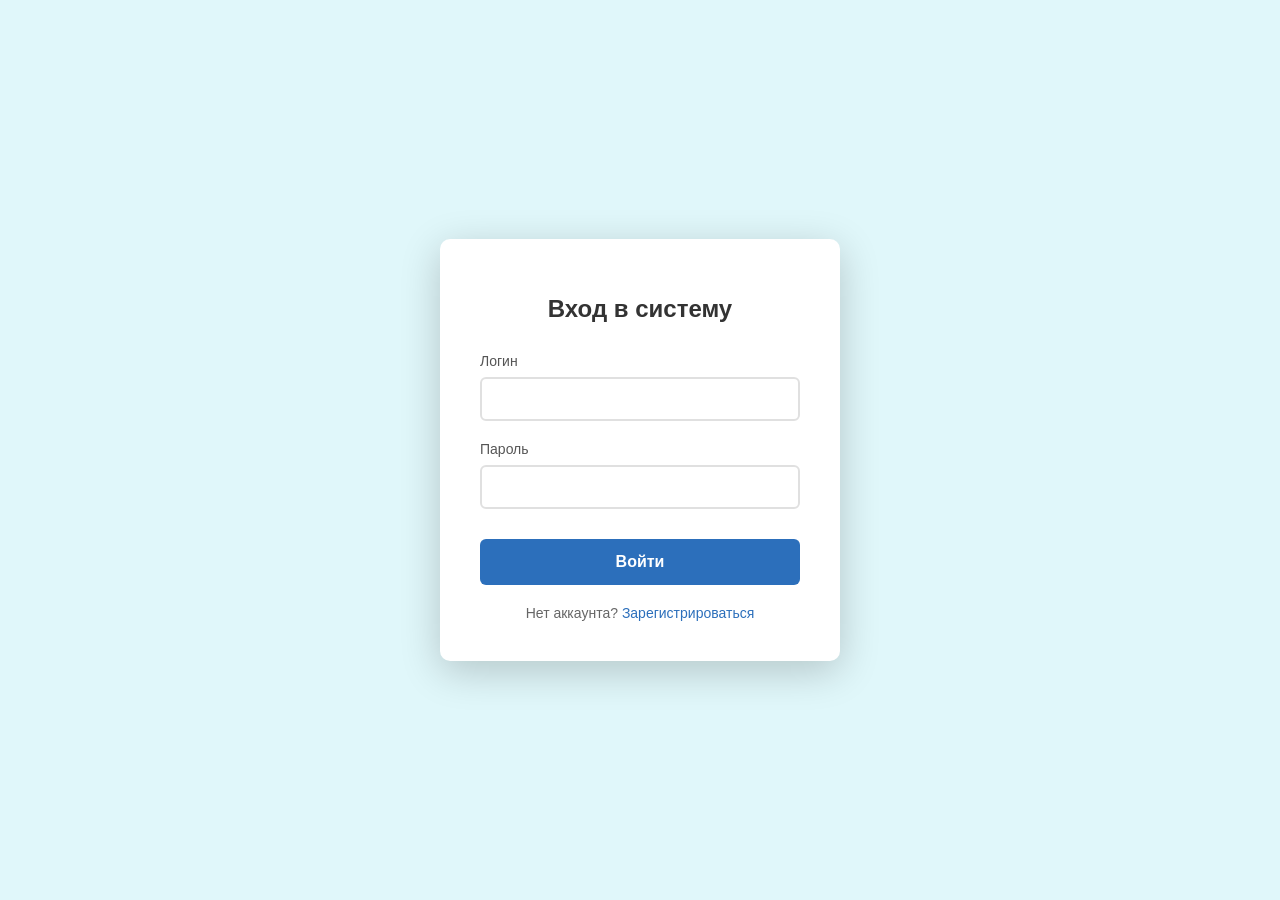
<file: FrontendApp/wwwroot/login.html>
﻿<!DOCTYPE html>
<html lang="ru">
<head>
    <meta charset="UTF-8">
    <meta name="viewport" content="width=device-width, initial-scale=1.0">
    <title>Вход в систему ЭКГ</title>
    <link rel="stylesheet" href="css/auth.css">
</head>
<body>
    <div class="login-container">
        <div class="login-card">
            <h1> Вход в систему</h1>

            <form id="loginForm">
                <div class="input-group">
                    <label for="login">Логин</label>
                    <input type="text" id="login" name="login" required>
                </div>

                <div class="input-group">
                    <label for="password">Пароль</label>
                    <input type="password" id="password" name="password" required>
                </div>

                <button type="submit" class="login-btn">Войти</button>
            </form>

            <div class="register-link">
                Нет аккаунта? <a href="register.html">Зарегистрироваться</a>
            </div>

            <div id="errorMessage" class="error-message"></div>
        </div>
    </div>

    <script src="js/auth.js"></script>
</body>
</html>
</file>
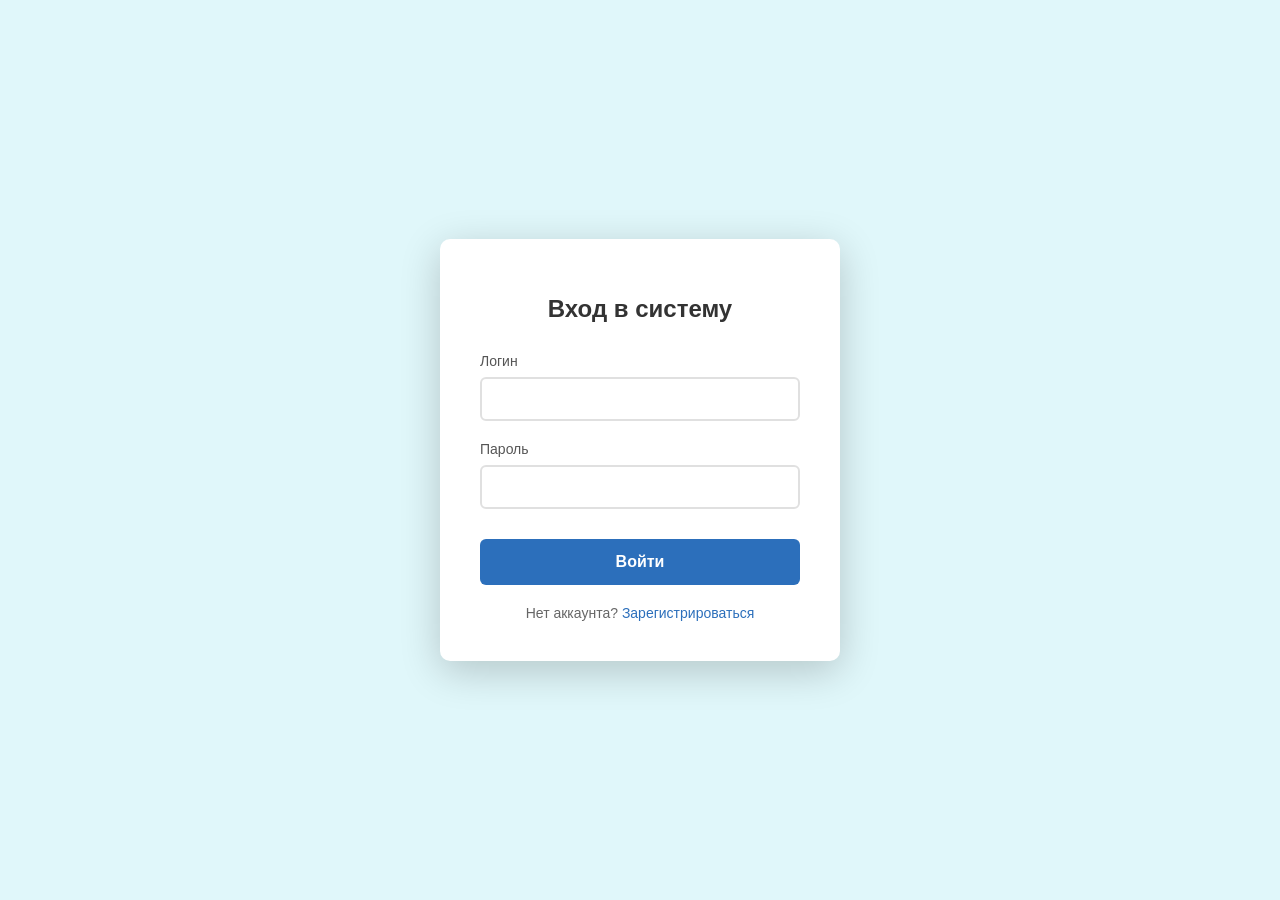
<file: FrontendApp/wwwroot/profile.html>
﻿<!DOCTYPE html>
<html lang="ru">
<head>
    <meta charset="UTF-8">
    <meta name="viewport" content="width=device-width, initial-scale=1.0">
    <title>Личный кабинет</title>
    <link rel="stylesheet" href="css/auth.css">
</head>
<body>
    <div class="main-container">
        <button class="nav-btn switch-btn" onclick="window.location.href='ecg-viewer.html'">
            Мои разметки
        </button>

        <button class="nav-btn logout-btn" onclick="logout()">
            Выйти
        </button>

        <h1 class="page-title">Личный кабинет врача</h1>

        <div class="doctor-data-full">
            <div class="data-item">
                <label>ФИО:</label>
                <span id="doctorName">Загрузка...</span>
            </div>
            <div class="data-item">
                <label>Email:</label>
                <span id="doctorEmail">Загрузка...</span>
            </div>
            <div class="data-item">
                <label>Логин:</label>
                <span id="doctorLogin">Загрузка...</span>
            </div>
        </div>
    </div>

    <script src="js/auth.js"></script>
    <script>
        document.addEventListener('DOMContentLoaded', async function () {
            console.log('Profile page loaded');

            if (!authService.isAuthenticated()) {
                console.log('Not authenticated, redirecting to login...');
                authService.redirectToLogin();
                return;
            }

            const user = await authService.getCurrentUser();
            if (user) {
                const fullName = `${user.lastName} ${user.firstName} ${user.patronym || ''}`.trim();

                document.getElementById('doctorName').textContent = fullName;
                document.getElementById('doctorEmail').textContent = user.email;
                document.getElementById('doctorLogin').textContent = user.login;
            } else {
                console.log('Failed to load user data');
                document.getElementById('doctorName').textContent = 'Ошибка загрузки';
                document.getElementById('doctorEmail').textContent = 'Ошибка загрузки';
                document.getElementById('doctorLogin').textContent = 'Ошибка загрузки';
            }
        });

        async function logout() {
            if (confirm('Вы уверены, что хотите выйти?')) {
                await authService.logout();
            }
        }
    </script>
</body>
</html>
</file>
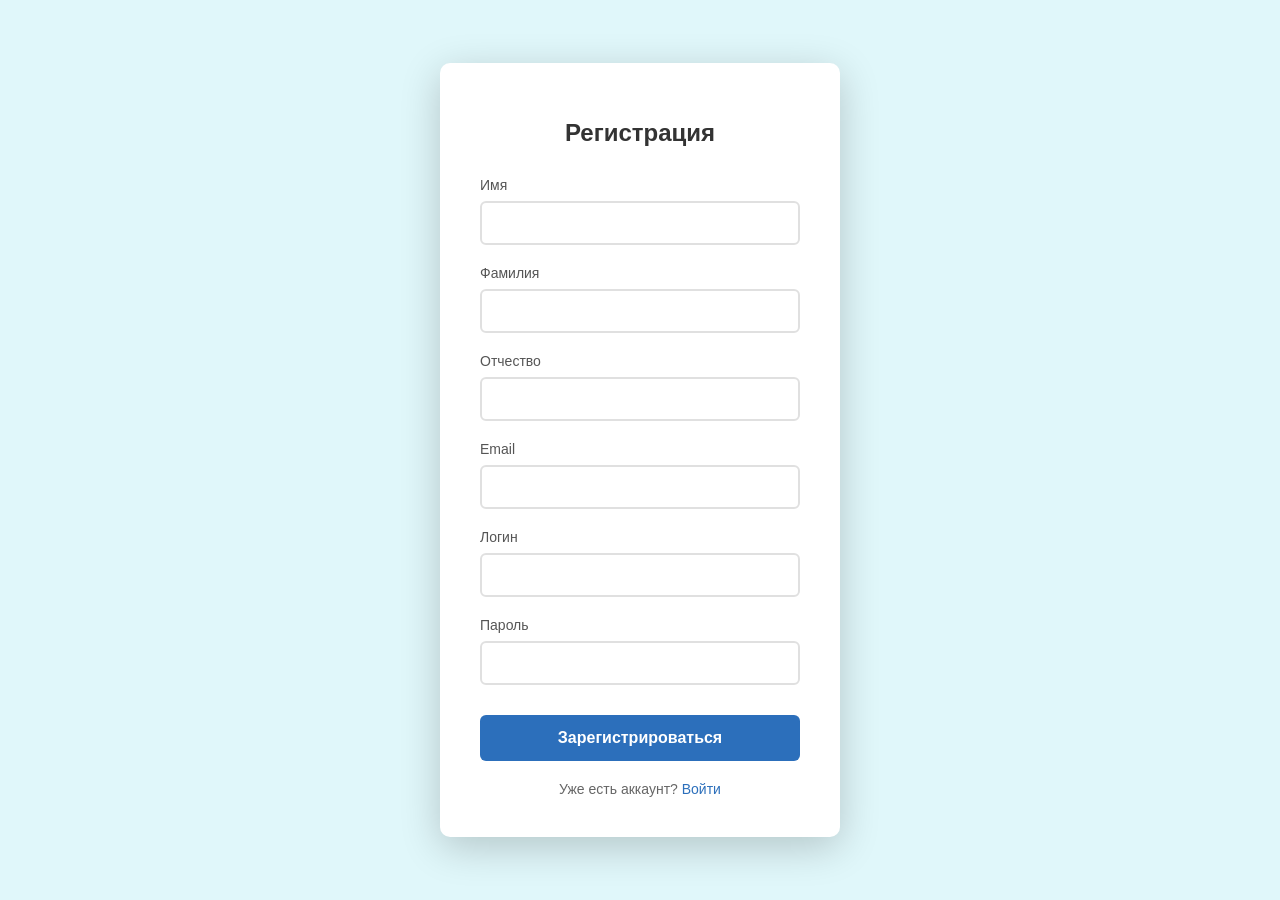
<file: FrontendApp/wwwroot/register.html>
﻿<!DOCTYPE html>
<html lang="ru">
<head>
    <meta charset="UTF-8">
    <meta name="viewport" content="width=device-width, initial-scale=1.0">
    <title>Регистрация</title>
    <link rel="stylesheet" href="css/auth.css">
</head>
<body>
    <div class="login-container">
        <div class="login-card">
            <h1> Регистрация</h1>

            <form id="registerForm">
                <div class="input-group">
                    <label for="firstName">Имя</label>
                    <input type="text" id="firstName" name="firstName" required>
                </div>

                <div class="input-group">
                    <label for="lastName">Фамилия</label>
                    <input type="text" id="lastName" name="lastName" required>
                </div>

                <div class="input-group">
                    <label for="patronym">Отчество</label>
                    <input type="text" id="patronym" name="patronym">
                </div>

                <div class="input-group">
                    <label for="email">Email</label>
                    <input type="email" id="email" name="email" required>
                </div>

                <div class="input-group">
                    <label for="login">Логин</label>
                    <input type="text" id="login" name="login" required>
                </div>

                <div class="input-group">
                    <label for="password">Пароль</label>
                    <input type="password" id="password" name="password" required>
                </div>

                <button type="submit" class="login-btn">Зарегистрироваться</button>
            </form>

            <div class="register-link">
                Уже есть аккаунт? <a href="login.html">Войти</a>
            </div>

            <div id="errorMessage" class="error-message"></div>
        </div>
    </div>

    <script src="js/register.js"></script>
</body>
</html>
</file>
<file: FrontendApp/wwwroot/css/auth.css>
﻿/* ==================== ОБЩИЕ СТИЛИ ДЛЯ АУТЕНТИФИКАЦИИ ==================== */
body {
    margin: 0;
    padding: 0;
    font-family: 'Segoe UI', Tahoma, Geneva, Verdana, sans-serif;
    background: #e0f7fa;
    min-height: 100vh;
    display: flex;
    align-items: center;
    justify-content: center;
}

/* ==================== КОНТЕЙНЕРЫ ==================== */
.login-container {
    width: 100%;
    max-width: 400px;
    padding: 20px;
}

.login-card {
    background: white;
    border-radius: 10px;
    box-shadow: 0 10px 40px rgba(0, 0, 0, 0.2);
    padding: 40px;
}

.main-container {
    max-width: 900px;
    margin: 60px auto;
    background: white;
    border-radius: 10px;
    box-shadow: 0 2px 10px rgba(0,0,0,0.1);
    overflow: hidden;
    position: relative;
    padding: 50px;
}

/* ==================== ЗАГОЛОВКИ ==================== */
h1 {
    text-align: center;
    color: #333;
    margin-bottom: 30px;
    font-size: 24px;
}

.page-title {
    text-align: center;
    color: #333;
    margin: 30px 0 40px;
    font-size: 28px;
    font-weight: 600;
}

/* ==================== ФОРМЫ ==================== */
.input-group {
    margin-bottom: 20px;
}

    .input-group label {
        display: block;
        margin-bottom: 8px;
        color: #555;
        font-size: 14px;
        font-weight: 500;
    }

    .input-group input {
        width: 100%;
        padding: 12px;
        border: 2px solid #e0e0e0;
        border-radius: 6px;
        font-size: 14px;
        transition: border-color 0.3s;
        box-sizing: border-box;
    }

        .input-group input:focus {
            outline: none;
            border-color: #2c6fbb;
        }

        .input-group input.error {
            border-color: #ff4444;
        }

/* ==================== КНОПКИ ==================== */
.login-btn {
    width: 100%;
    padding: 14px;
    background: #2c6fbb;
    color: white;
    border: none;
    border-radius: 6px;
    font-size: 16px;
    font-weight: 600;
    cursor: pointer;
    transition: background 0.3s;
    margin-top: 10px;
}

    .login-btn:hover {
        background: #1e4f8a;
    }

    .login-btn:disabled {
        background: #a0aec0;
        cursor: not-allowed;
    }

.nav-btn {
    font-size: 16px;
    cursor: pointer;
    padding: 10px 24px;
    border-radius: 6px;
    transition: all 0.2s;
    font-weight: 500;
}

.switch-btn {
    position: absolute;
    top: 30px;
    left: 30px;
    background: white;
    color: #333;
    border: 1px solid #ccc;
}

    .switch-btn:hover {
        background: #f5f5f5;
    }

.logout-btn {
    position: absolute;
    top: 30px;
    right: 30px;
    background: transparent;
    color: #555;
    border: 1px solid #d0d5dd;
    transition: background 0.15s, color 0.15s, border-color 0.15s;
}

    .logout-btn:hover {
        background: #fef2f2;
        color: #b91c1c;
        border-color: #fca5a5;
    }

    .logout-btn:active {
        background: #fee2e2;
        color: #991b1b;
        border-color: #f87171;
    }

    .logout-btn:focus-visible {
        outline: 2px solid #fca5a5;
        outline-offset: 2px;
    }

/* ==================== ССЫЛКИ ==================== */
.register-link {
    text-align: center;
    margin-top: 20px;
    font-size: 14px;
    color: #666;
}

    .register-link a {
        color: #2c6fbb;
        text-decoration: none;
        font-weight: 500;
    }

        .register-link a:hover {
            text-decoration: underline;
        }

/* ==================== СООБЩЕНИЯ ОБ ОШИБКАХ ==================== */
.error-message {
    background: #fed7d7;
    color: #c53030;
    padding: 12px;
    border-radius: 6px;
    margin-top: 20px;
    font-size: 14px;
    text-align: center;
    border: 1px solid #fc8181;
    display: none;
}

    .error-message.show {
        display: block;
    }

/* ==================== ПРОФИЛЬ ПОЛЬЗОВАТЕЛЯ ==================== */
.doctor-data-full {
    width: 100%;
    padding: 30px;
    background: #f8f9fa;
    border-radius: 10px;
    box-sizing: border-box;
}

.data-item {
    margin-bottom: 20px;
    padding: 10px;
    border-bottom: 1px solid #e0e0e0;
}

    .data-item:last-child {
        border-bottom: none;
    }

    .data-item label {
        display: block;
        font-weight: 600;
        color: #555;
        margin-bottom: 5px;
        font-size: 14px;
    }

    .data-item span {
        display: block;
        font-size: 18px;
        color: #333;
        font-weight: 500;
    }

/* ==================== ИНДИКАТОР ЗАГРУЗКИ ==================== */
.loading-spinner {
    display: inline-block;
    width: 20px;
    height: 20px;
    border: 3px solid #f3f3f3;
    border-top: 3px solid #2c6fbb;
    border-radius: 50%;
    animation: spin 1s linear infinite;
    margin-right: 10px;
}

@keyframes spin {
    0% {
        transform: rotate(0deg);
    }

    100% {
        transform: rotate(360deg);
    }
}

/* ==================== АДАПТИВНОСТЬ ==================== */
@media (max-width: 768px) {
    .doctor-data-full {
        margin: 20px 0;
    }

    .main-container {
        margin: 30px 20px;
        padding: 30px 20px;
    }

    .switch-btn, .logout-btn {
        position: static;
        margin: 10px;
        display: inline-block;
    }

    .main-container {
        text-align: center;
    }
}

@media (max-width: 480px) {
    .login-card {
        padding: 20px;
    }

    h1 {
        font-size: 20px;
    }

    .input-group input {
        padding: 10px;
    }
}
</file>
